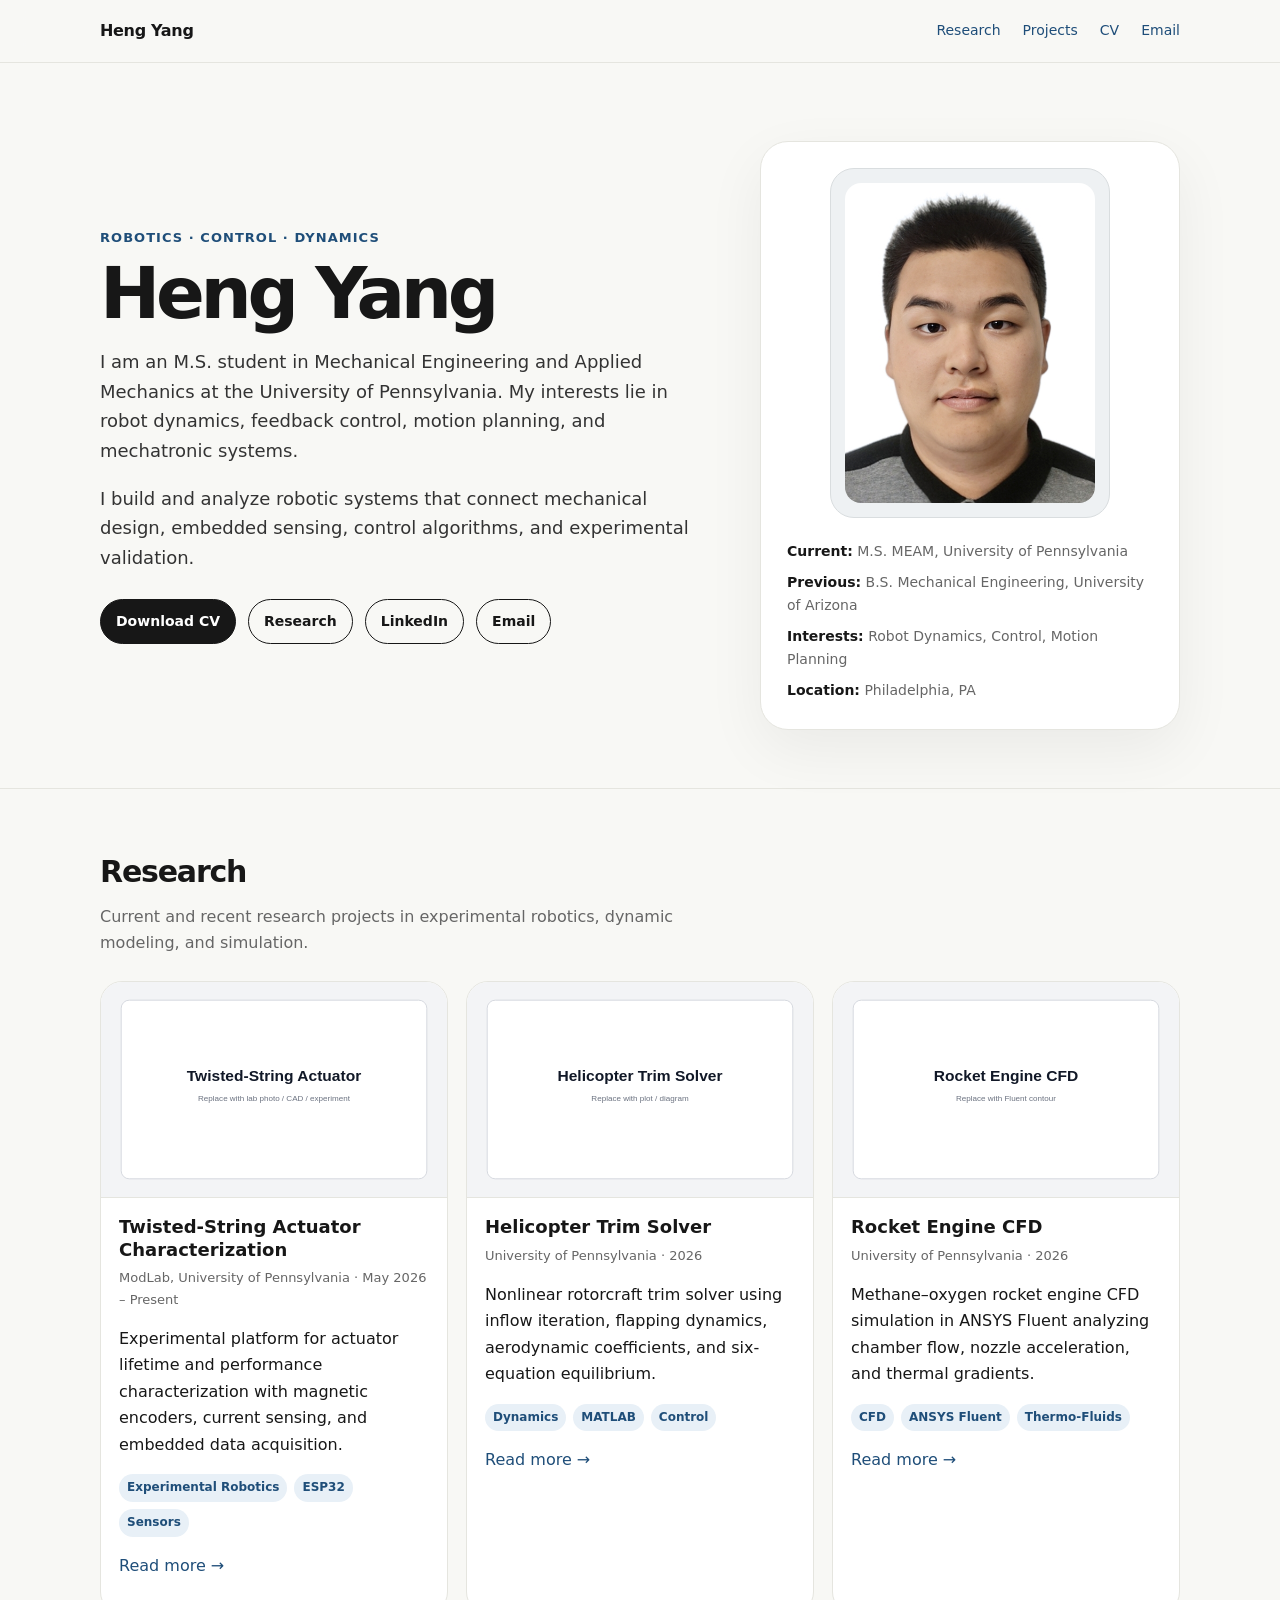
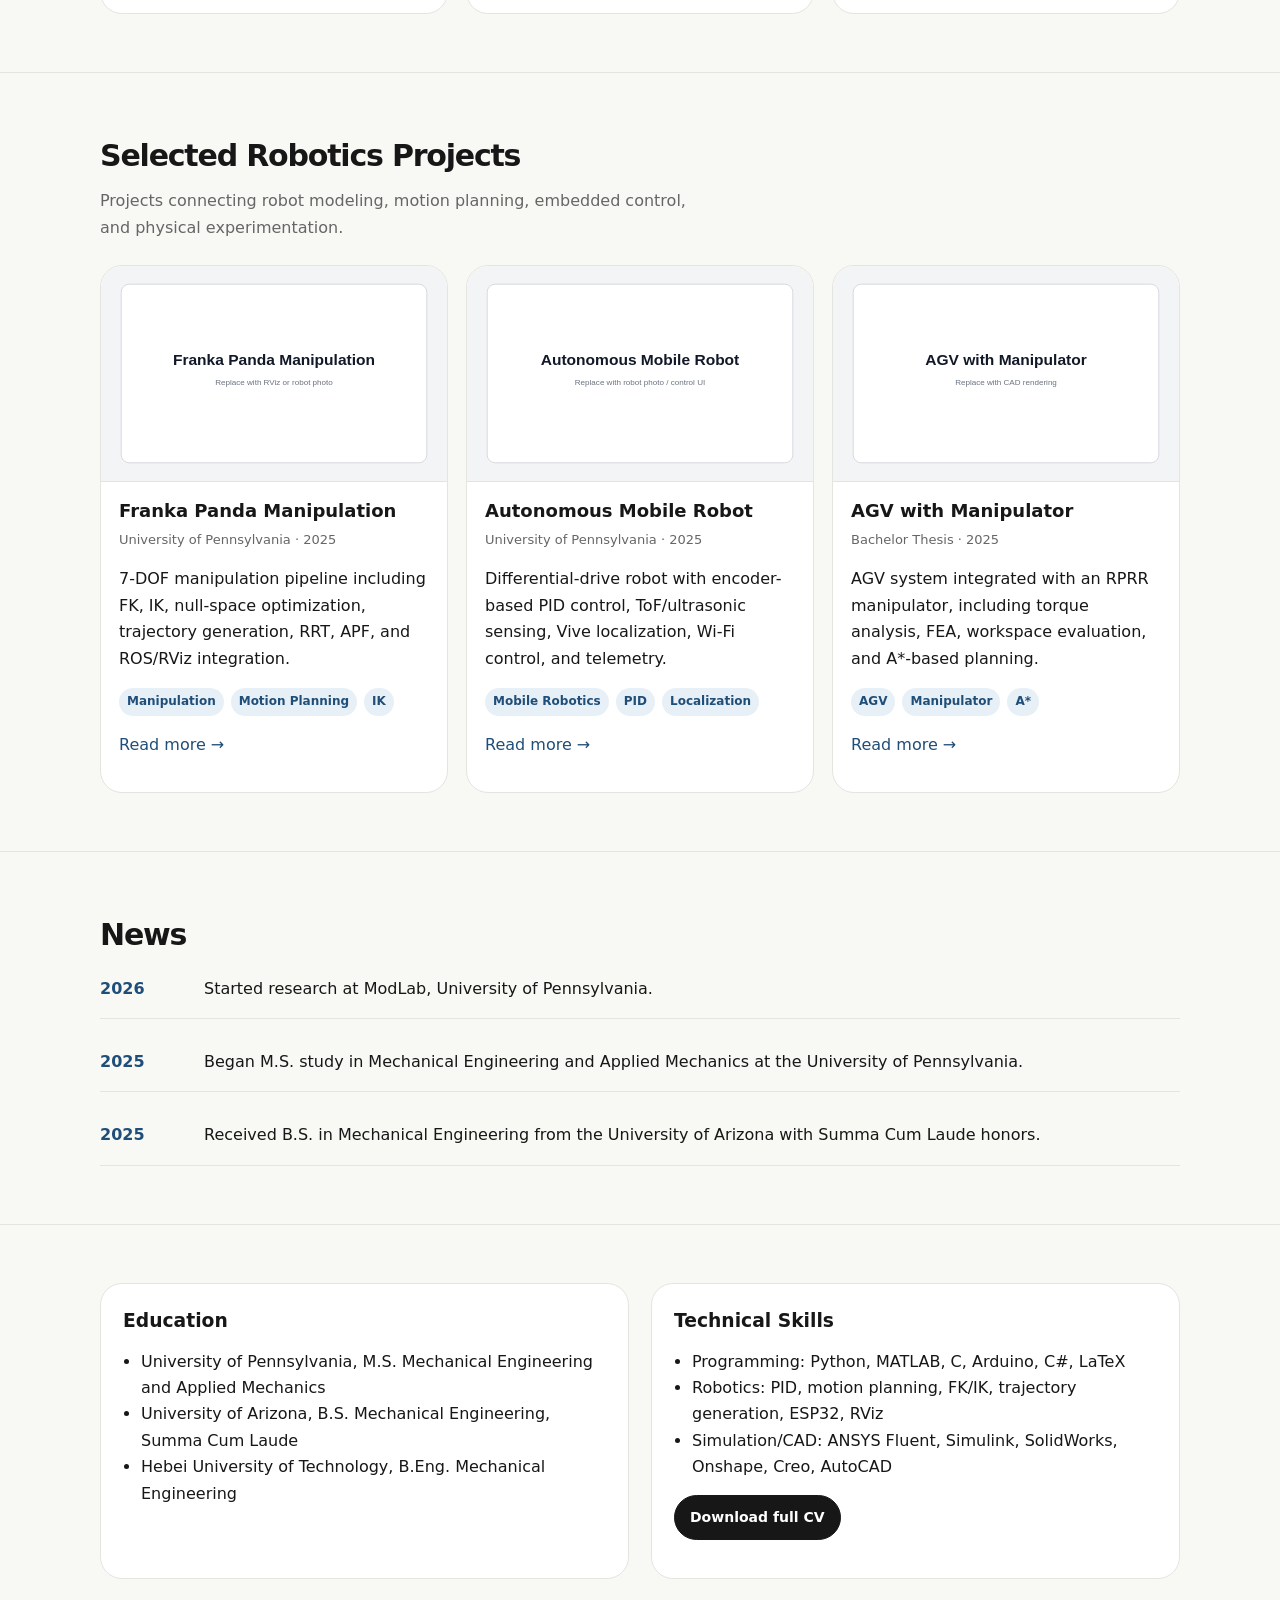
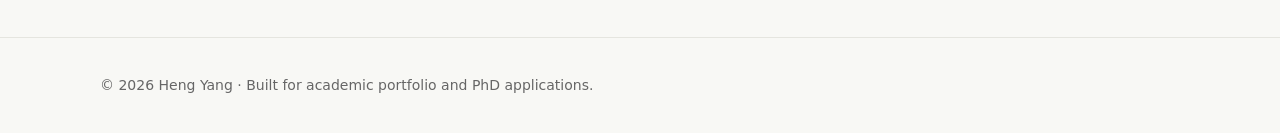
<file: index.html>
<!DOCTYPE html>
<html lang="en">
<head>
  <meta charset="UTF-8" />
  <meta name="viewport" content="width=device-width, initial-scale=1.0" />
  <title>Heng Yang</title>
  <meta name="description" content="Heng Yang — M.S. student at the University of Pennsylvania interested in robot dynamics, feedback control, motion planning, and robotic systems." />
  <link rel="stylesheet" href="style.css" />
</head>
<body>
  <nav class="nav">
    <div class="container nav-inner">
      <a class="brand" href="index.html">Heng Yang</a>
      <div class="nav-links">
        <a href="#research">Research</a>
        <a href="#projects">Projects</a>
        <a href="#cv">CV</a>
        <a href="mailto:yangh94@seas.upenn.edu">Email</a>
      </div>
    </div>
  </nav>

  <header class="hero">
    <div class="container hero-grid">
      <div>
        <div class="eyebrow">Robotics · Control · Dynamics</div>
        <h1>Heng Yang</h1>
        <p>
          I am an M.S. student in Mechanical Engineering and Applied Mechanics at the University of Pennsylvania.
          My interests lie in robot dynamics, feedback control, motion planning, and mechatronic systems.
        </p>
        <p>
          I build and analyze robotic systems that connect mechanical design, embedded sensing, control algorithms,
          and experimental validation.
        </p>
        <div class="button-row">
          <a class="button primary" href="assets/CV_HY.pdf">Download CV</a>
          <a class="button" href="#research">Research</a>
          <a class="button" href="https://www.linkedin.com/in/heng-yang0014">LinkedIn</a>
          <a class="button" href="mailto:yangh94@seas.upenn.edu">Email</a>
        </div>
      </div>

      <aside class="profile-card">
        <div class="portrait-frame">
          <img src="assets/profile.jpg" alt="Heng Yang" onerror="this.onerror=null; this.src='assets/profile-placeholder.svg';">
        </div>
        <div class="info-list">
          <div><strong>Current:</strong> M.S. MEAM, University of Pennsylvania</div>
          <div><strong>Previous:</strong> B.S. Mechanical Engineering, University of Arizona</div>
          <div><strong>Interests:</strong> Robot Dynamics, Control, Motion Planning</div>
          <div><strong>Location:</strong> Philadelphia, PA</div>
        </div>
      </aside>
    </div>
  </header>

  <main>
    <section class="section" id="research">
      <div class="container">
        <div class="section-head">
          <div>
            <h2>Research</h2>
            <p class="section-kicker">Current and recent research projects in experimental robotics, dynamic modeling, and simulation.</p>
          </div>
        </div>

        <div class="grid">
          <article class="card">
            <img src="assets/tsa.svg" alt="Twisted-string actuator project placeholder" />
            <div class="card-body">
              <h3>Twisted-String Actuator Characterization</h3>
              <p class="meta">ModLab, University of Pennsylvania · May 2026 – Present</p>
              <p>Experimental platform for actuator lifetime and performance characterization with magnetic encoders, current sensing, and embedded data acquisition.</p>
              <div class="tags">
                <span class="tag">Experimental Robotics</span><span class="tag">ESP32</span><span class="tag">Sensors</span>
              </div>
              <p><a href="projects/twisted-string-actuator.html">Read more →</a></p>
            </div>
          </article>

          <article class="card">
            <img src="assets/helicopter.svg" alt="Helicopter trim solver placeholder" />
            <div class="card-body">
              <h3>Helicopter Trim Solver</h3>
              <p class="meta">University of Pennsylvania · 2026</p>
              <p>Nonlinear rotorcraft trim solver using inflow iteration, flapping dynamics, aerodynamic coefficients, and six-equation equilibrium.</p>
              <div class="tags">
                <span class="tag">Dynamics</span><span class="tag">MATLAB</span><span class="tag">Control</span>
              </div>
              <p><a href="projects/helicopter-trim.html">Read more →</a></p>
            </div>
          </article>

          <article class="card">
            <img src="assets/rocket.svg" alt="Rocket CFD placeholder" />
            <div class="card-body">
              <h3>Rocket Engine CFD</h3>
              <p class="meta">University of Pennsylvania · 2026</p>
              <p>Methane–oxygen rocket engine CFD simulation in ANSYS Fluent analyzing chamber flow, nozzle acceleration, and thermal gradients.</p>
              <div class="tags">
                <span class="tag">CFD</span><span class="tag">ANSYS Fluent</span><span class="tag">Thermo-Fluids</span>
              </div>
              <p><a href="projects/rocket-cfd.html">Read more →</a></p>
            </div>
          </article>
        </div>
      </div>
    </section>

    <section class="section" id="projects">
      <div class="container">
        <div class="section-head">
          <div>
            <h2>Selected Robotics Projects</h2>
            <p class="section-kicker">Projects connecting robot modeling, motion planning, embedded control, and physical experimentation.</p>
          </div>
        </div>

        <div class="grid">
          <article class="card">
            <img src="assets/panda.svg" alt="Franka Panda placeholder" />
            <div class="card-body">
              <h3>Franka Panda Manipulation</h3>
              <p class="meta">University of Pennsylvania · 2025</p>
              <p>7-DOF manipulation pipeline including FK, IK, null-space optimization, trajectory generation, RRT, APF, and ROS/RViz integration.</p>
              <div class="tags">
                <span class="tag">Manipulation</span><span class="tag">Motion Planning</span><span class="tag">IK</span>
              </div>
              <p><a href="projects/franka-panda.html">Read more →</a></p>
            </div>
          </article>

          <article class="card">
            <img src="assets/mobile_robot.svg" alt="Mobile robot placeholder" />
            <div class="card-body">
              <h3>Autonomous Mobile Robot</h3>
              <p class="meta">University of Pennsylvania · 2025</p>
              <p>Differential-drive robot with encoder-based PID control, ToF/ultrasonic sensing, Vive localization, Wi-Fi control, and telemetry.</p>
              <div class="tags">
                <span class="tag">Mobile Robotics</span><span class="tag">PID</span><span class="tag">Localization</span>
              </div>
              <p><a href="projects/mobile-robot.html">Read more →</a></p>
            </div>
          </article>

          <article class="card">
            <img src="assets/agv.svg" alt="AGV project placeholder" />
            <div class="card-body">
              <h3>AGV with Manipulator</h3>
              <p class="meta">Bachelor Thesis · 2025</p>
              <p>AGV system integrated with an RPRR manipulator, including torque analysis, FEA, workspace evaluation, and A*-based planning.</p>
              <div class="tags">
                <span class="tag">AGV</span><span class="tag">Manipulator</span><span class="tag">A*</span>
              </div>
              <p><a href="projects/agv-manipulator.html">Read more →</a></p>
            </div>
          </article>
        </div>
      </div>
    </section>

    <section class="section" id="news">
      <div class="container">
        <h2>News</h2>
        <div class="timeline">
          <div class="news-item">
            <div class="news-date">2026</div>
            <div>Started research at ModLab, University of Pennsylvania.</div>
          </div>
          <div class="news-item">
            <div class="news-date">2025</div>
            <div>Began M.S. study in Mechanical Engineering and Applied Mechanics at the University of Pennsylvania.</div>
          </div>
          <div class="news-item">
            <div class="news-date">2025</div>
            <div>Received B.S. in Mechanical Engineering from the University of Arizona with Summa Cum Laude honors.</div>
          </div>
        </div>
      </div>
    </section>

    <section class="section" id="cv">
      <div class="container two-col">
        <div class="panel">
          <h3>Education</h3>
          <ul class="clean">
            <li>University of Pennsylvania, M.S. Mechanical Engineering and Applied Mechanics</li>
            <li>University of Arizona, B.S. Mechanical Engineering, Summa Cum Laude</li>
            <li>Hebei University of Technology, B.Eng. Mechanical Engineering</li>
          </ul>
        </div>
        <div class="panel">
          <h3>Technical Skills</h3>
          <ul class="clean">
            <li>Programming: Python, MATLAB, C, Arduino, C#, LaTeX</li>
            <li>Robotics: PID, motion planning, FK/IK, trajectory generation, ESP32, RViz</li>
            <li>Simulation/CAD: ANSYS Fluent, Simulink, SolidWorks, Onshape, Creo, AutoCAD</li>
          </ul>
          <p style="margin-top:14px;"><a class="button primary" href="assets/CV_HY.pdf">Download full CV</a></p>
        </div>
      </div>
    </section>
  </main>

  <footer class="footer">
    <div class="container">© 2026 Heng Yang · Built for academic portfolio and PhD applications.</div>
  </footer>
</body>
</html>
</file>
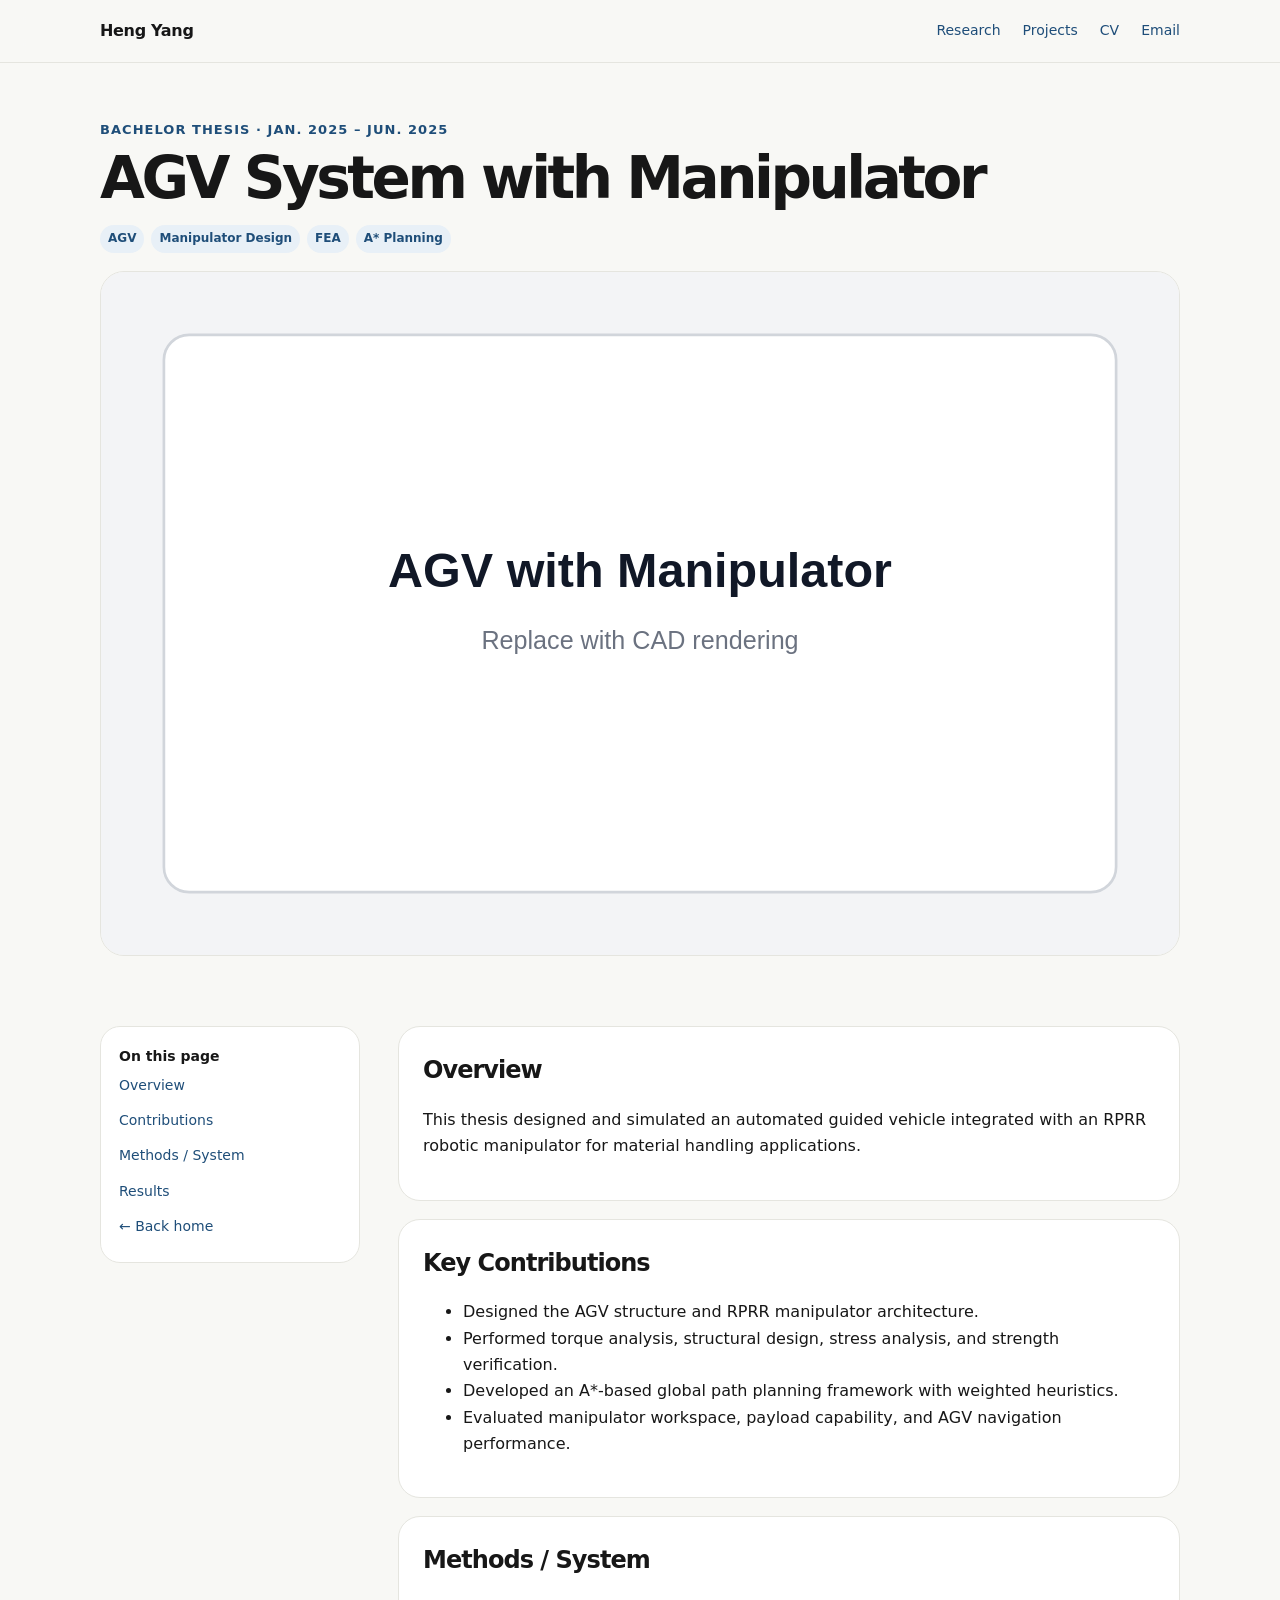
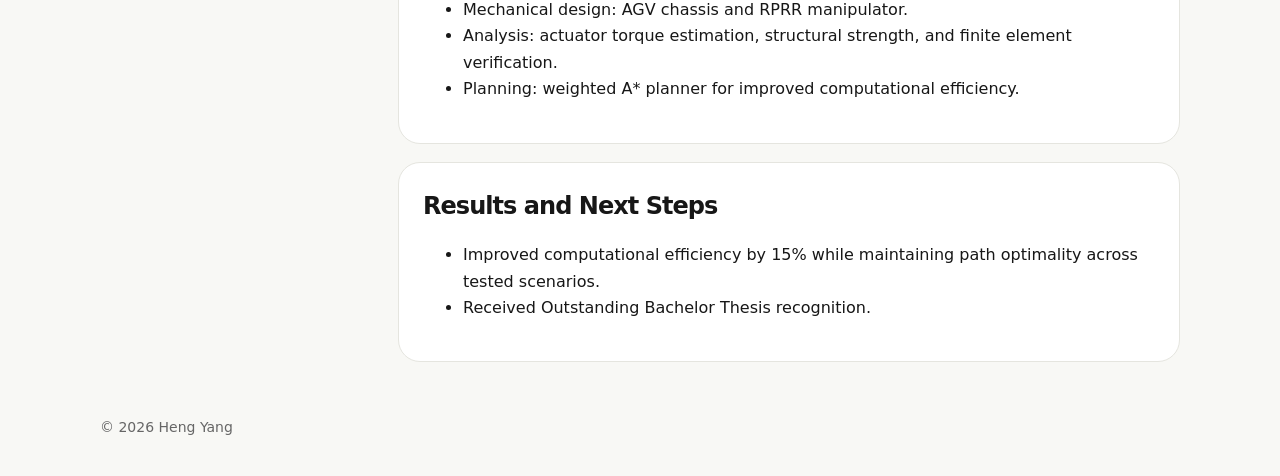
<file: projects/agv-manipulator.html>
<!DOCTYPE html>
<html lang="en">
<head>
  <meta charset="UTF-8" />
  <meta name="viewport" content="width=device-width, initial-scale=1.0" />
  <title>AGV System with Manipulator | Heng Yang</title>
  <link rel="stylesheet" href="../style.css" />
</head>
<body>
  <nav class="nav">
    <div class="container nav-inner">
      <a class="brand" href="../index.html">Heng Yang</a>
      <div class="nav-links">
        <a href="../index.html#research">Research</a>
        <a href="../index.html#projects">Projects</a>
        <a href="../assets/CV_HY.pdf">CV</a>
        <a href="mailto:yangh94@seas.upenn.edu">Email</a>
      </div>
    </div>
  </nav>

  <header class="project-hero">
    <div class="container">
      <div class="eyebrow">Bachelor Thesis · Jan. 2025 – Jun. 2025</div>
      <h1 class="project-title">AGV System with Manipulator</h1>
      <div class="tags"><span class="tag">AGV</span><span class="tag">Manipulator Design</span><span class="tag">FEA</span><span class="tag">A* Planning</span></div>
      <img class="project-img" src="../assets/agv.svg" alt="AGV System with Manipulator image placeholder" />
    </div>
  </header>

  <main class="container project-layout">
    <aside class="sidebar">
      <strong>On this page</strong>
      <a href="#overview">Overview</a>
      <a href="#contributions">Contributions</a>
      <a href="#methods">Methods / System</a>
      <a href="#results">Results</a>
      <a href="../index.html">← Back home</a>
    </aside>

    <div>
      <section class="content-section" id="overview">
        <h2>Overview</h2>
        <p>This thesis designed and simulated an automated guided vehicle integrated with an RPRR robotic manipulator for material handling applications.</p>
      </section>

      <section class="content-section" id="contributions">
        <h2>Key Contributions</h2>
        <ul><li>Designed the AGV structure and RPRR manipulator architecture.</li>
<li>Performed torque analysis, structural design, stress analysis, and strength verification.</li>
<li>Developed an A*-based global path planning framework with weighted heuristics.</li>
<li>Evaluated manipulator workspace, payload capability, and AGV navigation performance.</li></ul>
      </section>

      <section class="content-section" id="methods">
        <h2>Methods / System</h2>
        <ul><li>Mechanical design: AGV chassis and RPRR manipulator.</li>
<li>Analysis: actuator torque estimation, structural strength, and finite element verification.</li>
<li>Planning: weighted A* planner for improved computational efficiency.</li></ul>
      </section>

      <section class="content-section" id="results">
        <h2>Results and Next Steps</h2>
        <ul><li>Improved computational efficiency by 15% while maintaining path optimality across tested scenarios.</li>
<li>Received Outstanding Bachelor Thesis recognition.</li></ul>
      </section>
    </div>
  </main>

  <footer class="footer">
    <div class="container">© 2026 Heng Yang</div>
  </footer>
</body>
</html>
</file>
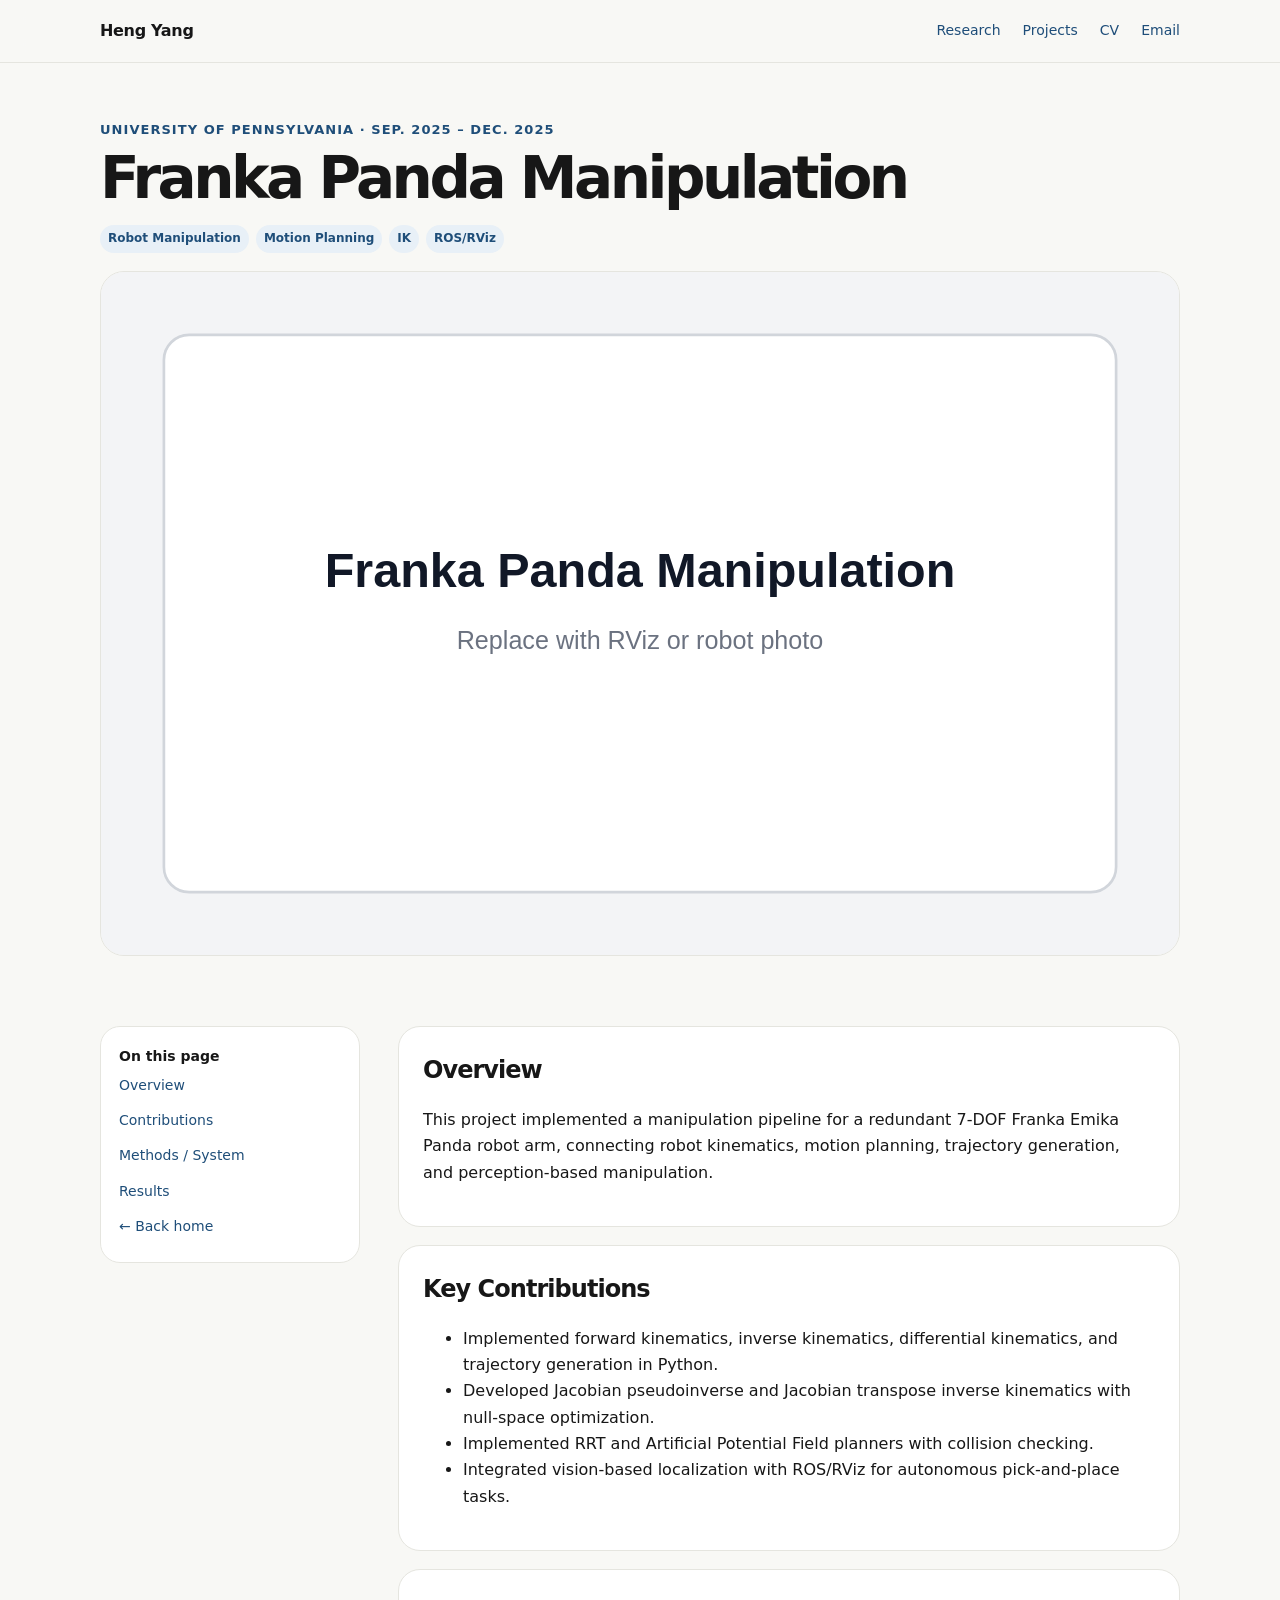
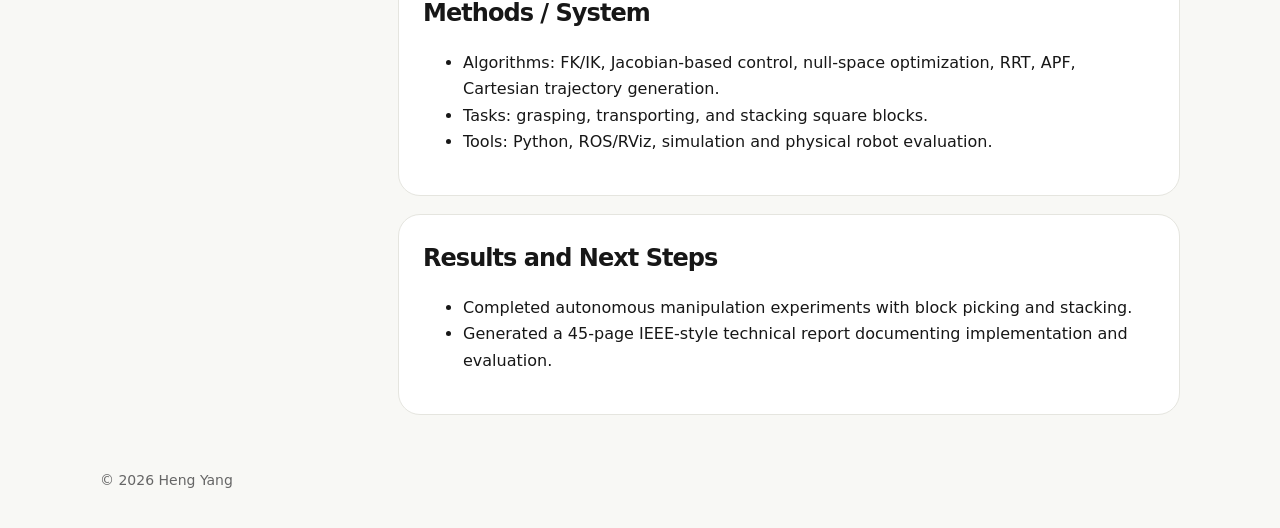
<file: projects/franka-panda.html>
<!DOCTYPE html>
<html lang="en">
<head>
  <meta charset="UTF-8" />
  <meta name="viewport" content="width=device-width, initial-scale=1.0" />
  <title>Franka Panda Manipulation | Heng Yang</title>
  <link rel="stylesheet" href="../style.css" />
</head>
<body>
  <nav class="nav">
    <div class="container nav-inner">
      <a class="brand" href="../index.html">Heng Yang</a>
      <div class="nav-links">
        <a href="../index.html#research">Research</a>
        <a href="../index.html#projects">Projects</a>
        <a href="../assets/CV_HY.pdf">CV</a>
        <a href="mailto:yangh94@seas.upenn.edu">Email</a>
      </div>
    </div>
  </nav>

  <header class="project-hero">
    <div class="container">
      <div class="eyebrow">University of Pennsylvania · Sep. 2025 – Dec. 2025</div>
      <h1 class="project-title">Franka Panda Manipulation</h1>
      <div class="tags"><span class="tag">Robot Manipulation</span><span class="tag">Motion Planning</span><span class="tag">IK</span><span class="tag">ROS/RViz</span></div>
      <img class="project-img" src="../assets/panda.svg" alt="Franka Panda Manipulation image placeholder" />
    </div>
  </header>

  <main class="container project-layout">
    <aside class="sidebar">
      <strong>On this page</strong>
      <a href="#overview">Overview</a>
      <a href="#contributions">Contributions</a>
      <a href="#methods">Methods / System</a>
      <a href="#results">Results</a>
      <a href="../index.html">← Back home</a>
    </aside>

    <div>
      <section class="content-section" id="overview">
        <h2>Overview</h2>
        <p>This project implemented a manipulation pipeline for a redundant 7-DOF Franka Emika Panda robot arm, connecting robot kinematics, motion planning, trajectory generation, and perception-based manipulation.</p>
      </section>

      <section class="content-section" id="contributions">
        <h2>Key Contributions</h2>
        <ul><li>Implemented forward kinematics, inverse kinematics, differential kinematics, and trajectory generation in Python.</li>
<li>Developed Jacobian pseudoinverse and Jacobian transpose inverse kinematics with null-space optimization.</li>
<li>Implemented RRT and Artificial Potential Field planners with collision checking.</li>
<li>Integrated vision-based localization with ROS/RViz for autonomous pick-and-place tasks.</li></ul>
      </section>

      <section class="content-section" id="methods">
        <h2>Methods / System</h2>
        <ul><li>Algorithms: FK/IK, Jacobian-based control, null-space optimization, RRT, APF, Cartesian trajectory generation.</li>
<li>Tasks: grasping, transporting, and stacking square blocks.</li>
<li>Tools: Python, ROS/RViz, simulation and physical robot evaluation.</li></ul>
      </section>

      <section class="content-section" id="results">
        <h2>Results and Next Steps</h2>
        <ul><li>Completed autonomous manipulation experiments with block picking and stacking.</li>
<li>Generated a 45-page IEEE-style technical report documenting implementation and evaluation.</li></ul>
      </section>
    </div>
  </main>

  <footer class="footer">
    <div class="container">© 2026 Heng Yang</div>
  </footer>
</body>
</html>
</file>
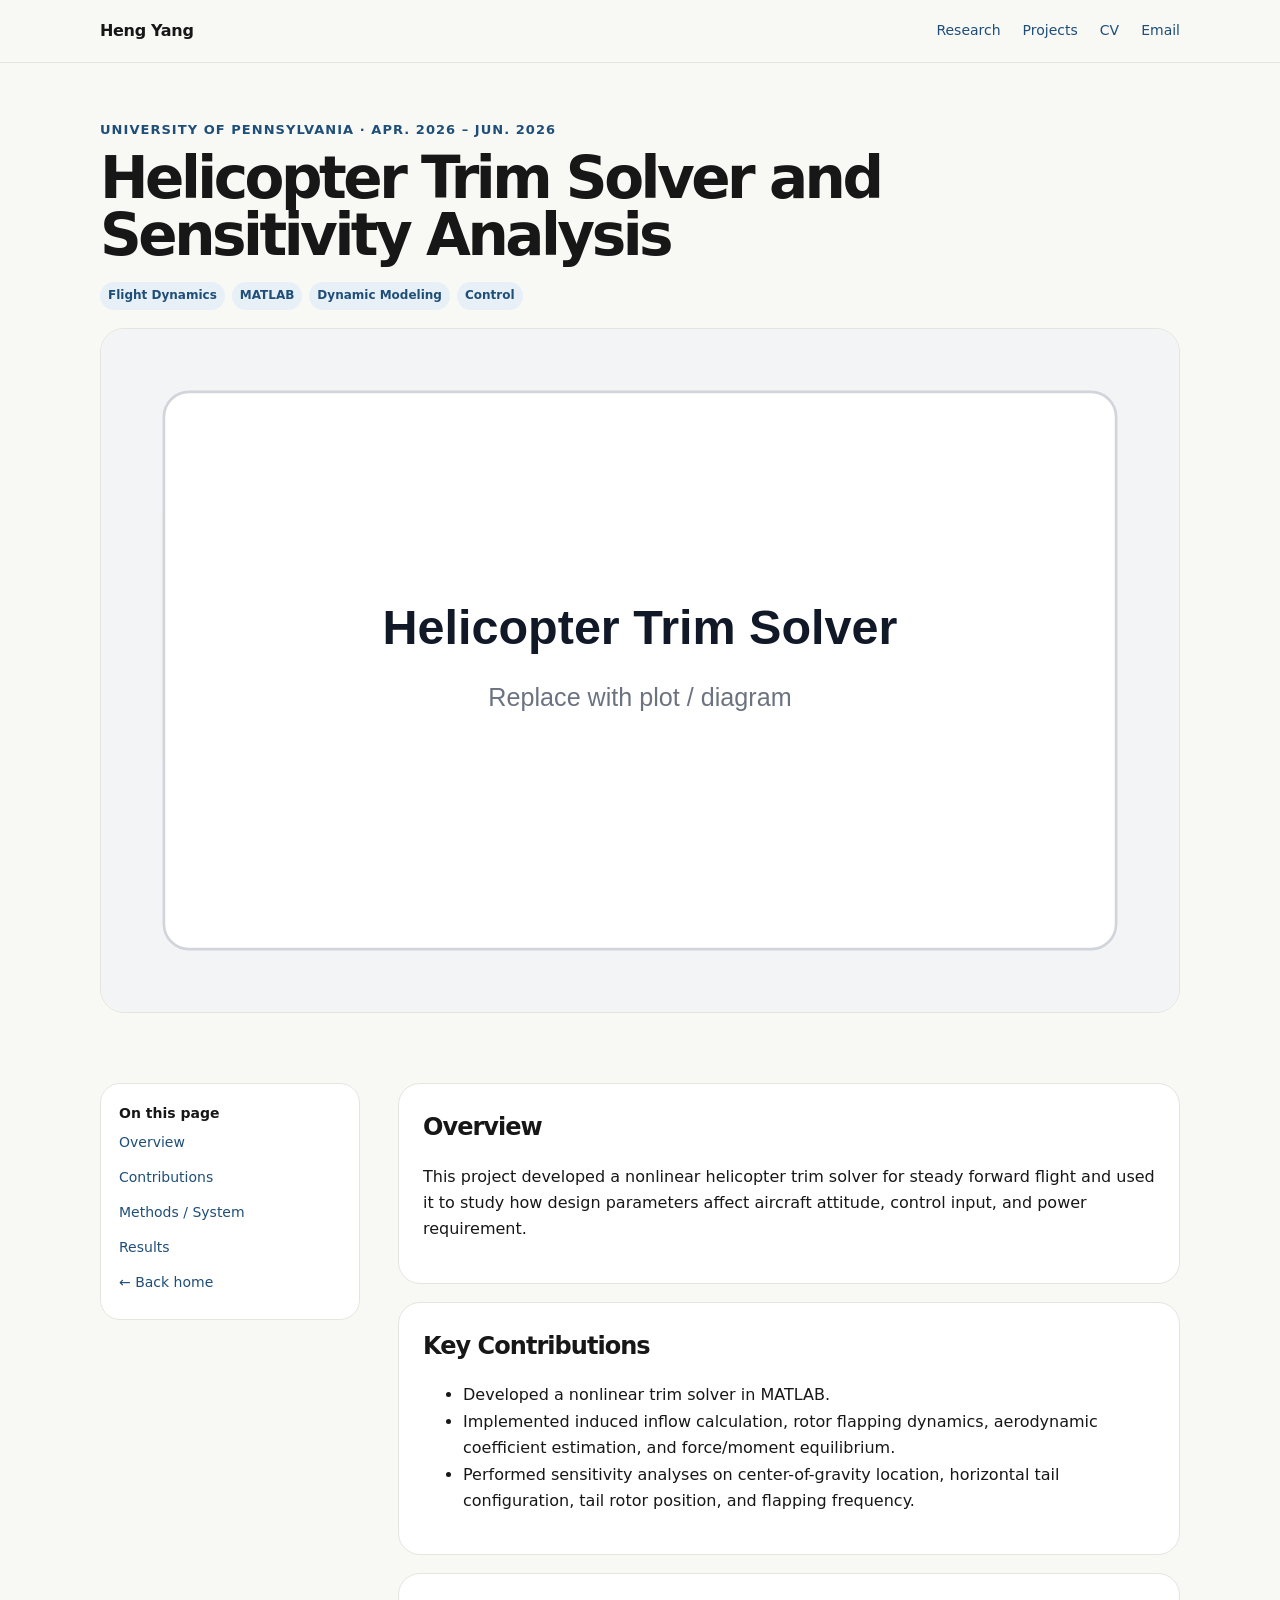
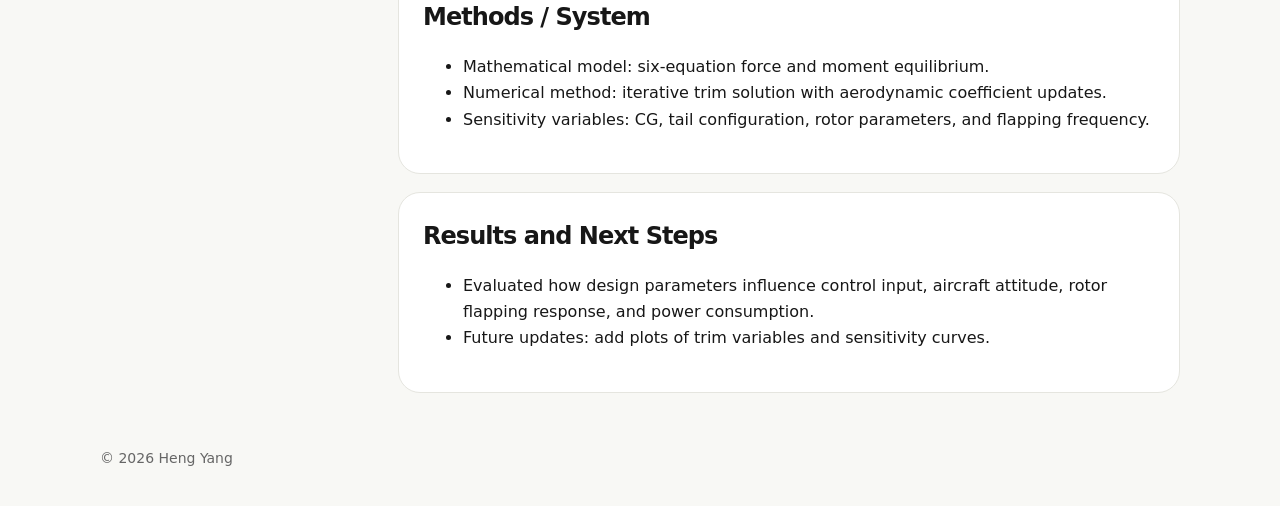
<file: projects/helicopter-trim.html>
<!DOCTYPE html>
<html lang="en">
<head>
  <meta charset="UTF-8" />
  <meta name="viewport" content="width=device-width, initial-scale=1.0" />
  <title>Helicopter Trim Solver and Sensitivity Analysis | Heng Yang</title>
  <link rel="stylesheet" href="../style.css" />
</head>
<body>
  <nav class="nav">
    <div class="container nav-inner">
      <a class="brand" href="../index.html">Heng Yang</a>
      <div class="nav-links">
        <a href="../index.html#research">Research</a>
        <a href="../index.html#projects">Projects</a>
        <a href="../assets/CV_HY.pdf">CV</a>
        <a href="mailto:yangh94@seas.upenn.edu">Email</a>
      </div>
    </div>
  </nav>

  <header class="project-hero">
    <div class="container">
      <div class="eyebrow">University of Pennsylvania · Apr. 2026 – Jun. 2026</div>
      <h1 class="project-title">Helicopter Trim Solver and Sensitivity Analysis</h1>
      <div class="tags"><span class="tag">Flight Dynamics</span><span class="tag">MATLAB</span><span class="tag">Dynamic Modeling</span><span class="tag">Control</span></div>
      <img class="project-img" src="../assets/helicopter.svg" alt="Helicopter Trim Solver and Sensitivity Analysis image placeholder" />
    </div>
  </header>

  <main class="container project-layout">
    <aside class="sidebar">
      <strong>On this page</strong>
      <a href="#overview">Overview</a>
      <a href="#contributions">Contributions</a>
      <a href="#methods">Methods / System</a>
      <a href="#results">Results</a>
      <a href="../index.html">← Back home</a>
    </aside>

    <div>
      <section class="content-section" id="overview">
        <h2>Overview</h2>
        <p>This project developed a nonlinear helicopter trim solver for steady forward flight and used it to study how design parameters affect aircraft attitude, control input, and power requirement.</p>
      </section>

      <section class="content-section" id="contributions">
        <h2>Key Contributions</h2>
        <ul><li>Developed a nonlinear trim solver in MATLAB.</li>
<li>Implemented induced inflow calculation, rotor flapping dynamics, aerodynamic coefficient estimation, and force/moment equilibrium.</li>
<li>Performed sensitivity analyses on center-of-gravity location, horizontal tail configuration, tail rotor position, and flapping frequency.</li></ul>
      </section>

      <section class="content-section" id="methods">
        <h2>Methods / System</h2>
        <ul><li>Mathematical model: six-equation force and moment equilibrium.</li>
<li>Numerical method: iterative trim solution with aerodynamic coefficient updates.</li>
<li>Sensitivity variables: CG, tail configuration, rotor parameters, and flapping frequency.</li></ul>
      </section>

      <section class="content-section" id="results">
        <h2>Results and Next Steps</h2>
        <ul><li>Evaluated how design parameters influence control input, aircraft attitude, rotor flapping response, and power consumption.</li>
<li>Future updates: add plots of trim variables and sensitivity curves.</li></ul>
      </section>
    </div>
  </main>

  <footer class="footer">
    <div class="container">© 2026 Heng Yang</div>
  </footer>
</body>
</html>
</file>
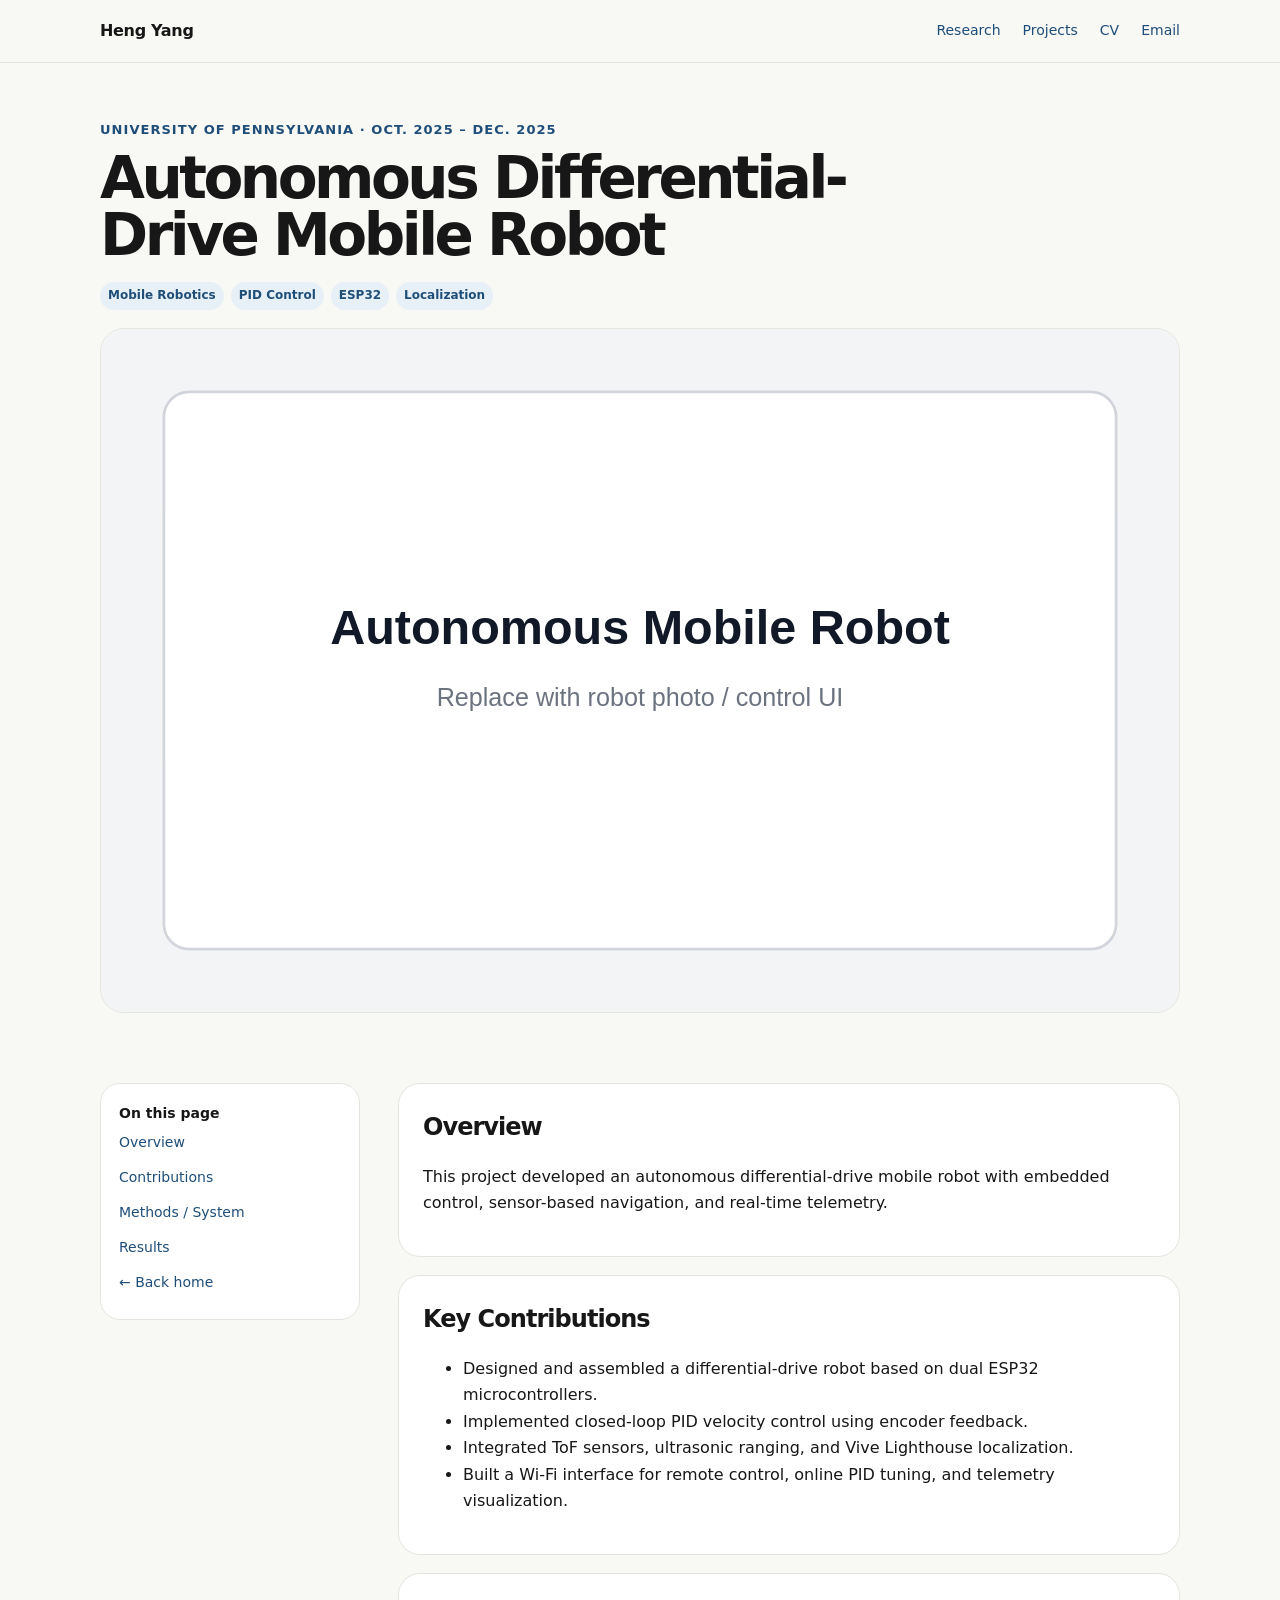
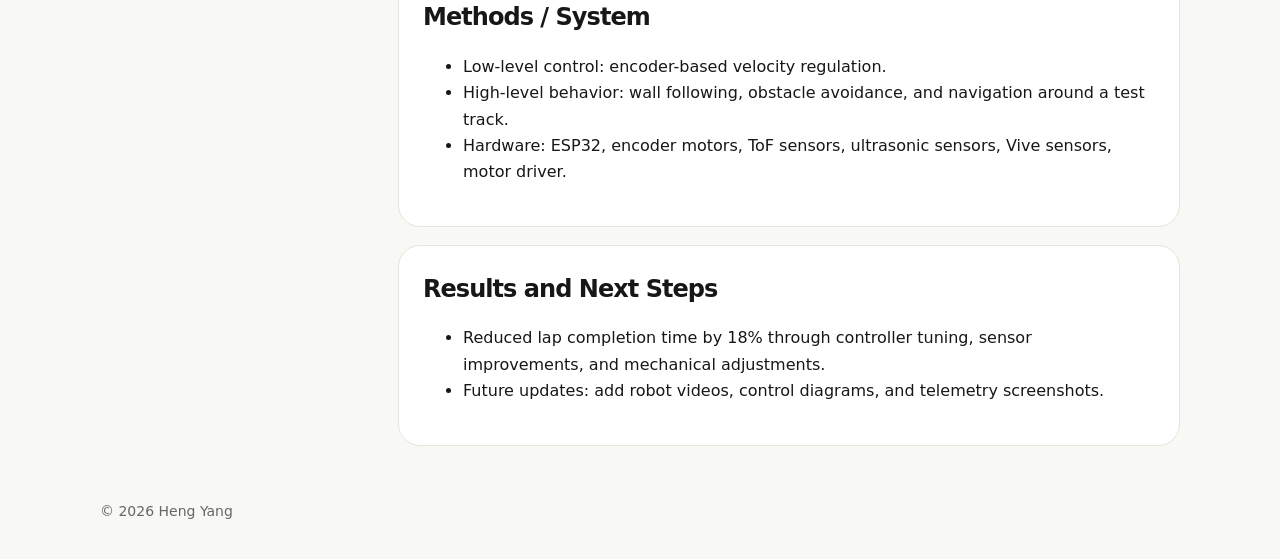
<file: projects/mobile-robot.html>
<!DOCTYPE html>
<html lang="en">
<head>
  <meta charset="UTF-8" />
  <meta name="viewport" content="width=device-width, initial-scale=1.0" />
  <title>Autonomous Differential-Drive Mobile Robot | Heng Yang</title>
  <link rel="stylesheet" href="../style.css" />
</head>
<body>
  <nav class="nav">
    <div class="container nav-inner">
      <a class="brand" href="../index.html">Heng Yang</a>
      <div class="nav-links">
        <a href="../index.html#research">Research</a>
        <a href="../index.html#projects">Projects</a>
        <a href="../assets/CV_HY.pdf">CV</a>
        <a href="mailto:yangh94@seas.upenn.edu">Email</a>
      </div>
    </div>
  </nav>

  <header class="project-hero">
    <div class="container">
      <div class="eyebrow">University of Pennsylvania · Oct. 2025 – Dec. 2025</div>
      <h1 class="project-title">Autonomous Differential-Drive Mobile Robot</h1>
      <div class="tags"><span class="tag">Mobile Robotics</span><span class="tag">PID Control</span><span class="tag">ESP32</span><span class="tag">Localization</span></div>
      <img class="project-img" src="../assets/mobile_robot.svg" alt="Autonomous Differential-Drive Mobile Robot image placeholder" />
    </div>
  </header>

  <main class="container project-layout">
    <aside class="sidebar">
      <strong>On this page</strong>
      <a href="#overview">Overview</a>
      <a href="#contributions">Contributions</a>
      <a href="#methods">Methods / System</a>
      <a href="#results">Results</a>
      <a href="../index.html">← Back home</a>
    </aside>

    <div>
      <section class="content-section" id="overview">
        <h2>Overview</h2>
        <p>This project developed an autonomous differential-drive mobile robot with embedded control, sensor-based navigation, and real-time telemetry.</p>
      </section>

      <section class="content-section" id="contributions">
        <h2>Key Contributions</h2>
        <ul><li>Designed and assembled a differential-drive robot based on dual ESP32 microcontrollers.</li>
<li>Implemented closed-loop PID velocity control using encoder feedback.</li>
<li>Integrated ToF sensors, ultrasonic ranging, and Vive Lighthouse localization.</li>
<li>Built a Wi-Fi interface for remote control, online PID tuning, and telemetry visualization.</li></ul>
      </section>

      <section class="content-section" id="methods">
        <h2>Methods / System</h2>
        <ul><li>Low-level control: encoder-based velocity regulation.</li>
<li>High-level behavior: wall following, obstacle avoidance, and navigation around a test track.</li>
<li>Hardware: ESP32, encoder motors, ToF sensors, ultrasonic sensors, Vive sensors, motor driver.</li></ul>
      </section>

      <section class="content-section" id="results">
        <h2>Results and Next Steps</h2>
        <ul><li>Reduced lap completion time by 18% through controller tuning, sensor improvements, and mechanical adjustments.</li>
<li>Future updates: add robot videos, control diagrams, and telemetry screenshots.</li></ul>
      </section>
    </div>
  </main>

  <footer class="footer">
    <div class="container">© 2026 Heng Yang</div>
  </footer>
</body>
</html>
</file>
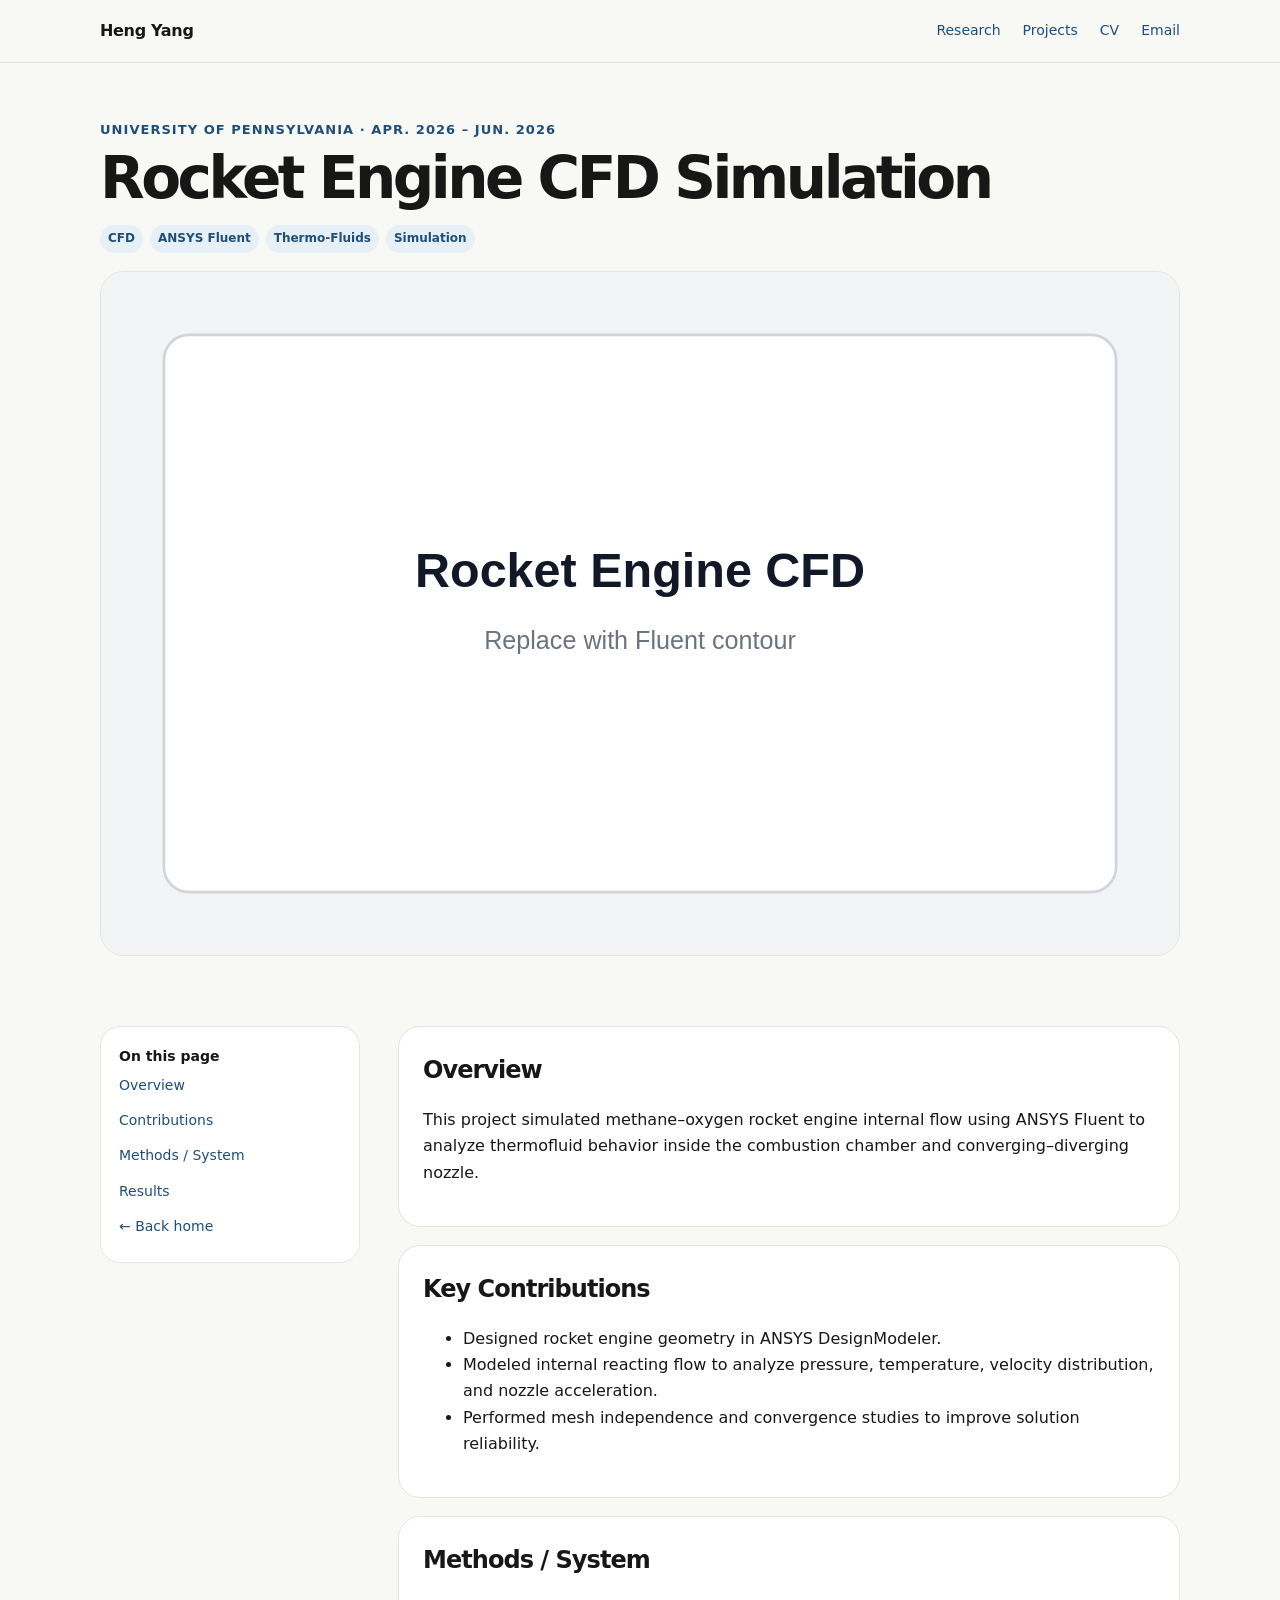
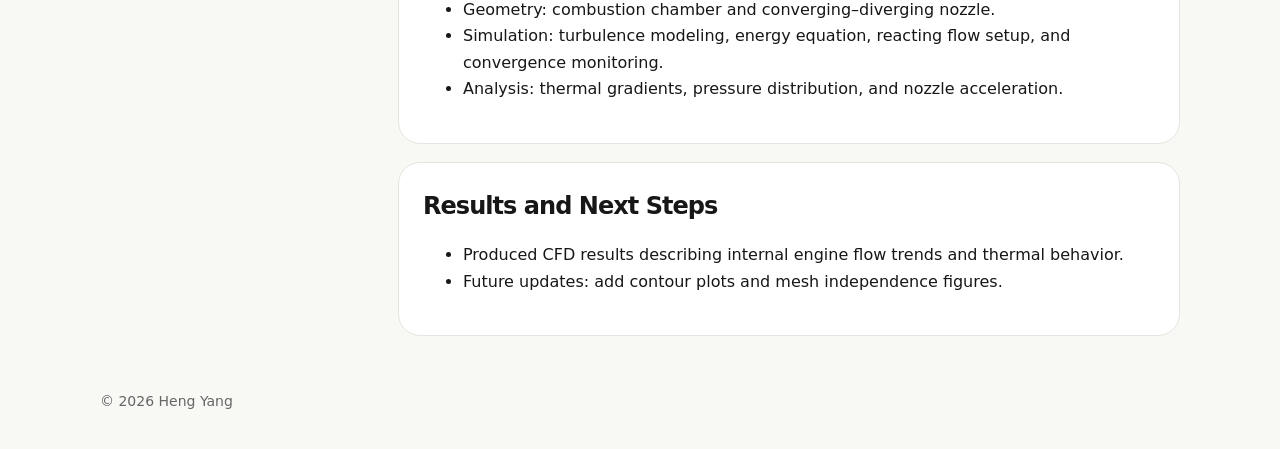
<file: projects/rocket-cfd.html>
<!DOCTYPE html>
<html lang="en">
<head>
  <meta charset="UTF-8" />
  <meta name="viewport" content="width=device-width, initial-scale=1.0" />
  <title>Rocket Engine CFD Simulation | Heng Yang</title>
  <link rel="stylesheet" href="../style.css" />
</head>
<body>
  <nav class="nav">
    <div class="container nav-inner">
      <a class="brand" href="../index.html">Heng Yang</a>
      <div class="nav-links">
        <a href="../index.html#research">Research</a>
        <a href="../index.html#projects">Projects</a>
        <a href="../assets/CV_HY.pdf">CV</a>
        <a href="mailto:yangh94@seas.upenn.edu">Email</a>
      </div>
    </div>
  </nav>

  <header class="project-hero">
    <div class="container">
      <div class="eyebrow">University of Pennsylvania · Apr. 2026 – Jun. 2026</div>
      <h1 class="project-title">Rocket Engine CFD Simulation</h1>
      <div class="tags"><span class="tag">CFD</span><span class="tag">ANSYS Fluent</span><span class="tag">Thermo-Fluids</span><span class="tag">Simulation</span></div>
      <img class="project-img" src="../assets/rocket.svg" alt="Rocket Engine CFD Simulation image placeholder" />
    </div>
  </header>

  <main class="container project-layout">
    <aside class="sidebar">
      <strong>On this page</strong>
      <a href="#overview">Overview</a>
      <a href="#contributions">Contributions</a>
      <a href="#methods">Methods / System</a>
      <a href="#results">Results</a>
      <a href="../index.html">← Back home</a>
    </aside>

    <div>
      <section class="content-section" id="overview">
        <h2>Overview</h2>
        <p>This project simulated methane–oxygen rocket engine internal flow using ANSYS Fluent to analyze thermofluid behavior inside the combustion chamber and converging–diverging nozzle.</p>
      </section>

      <section class="content-section" id="contributions">
        <h2>Key Contributions</h2>
        <ul><li>Designed rocket engine geometry in ANSYS DesignModeler.</li>
<li>Modeled internal reacting flow to analyze pressure, temperature, velocity distribution, and nozzle acceleration.</li>
<li>Performed mesh independence and convergence studies to improve solution reliability.</li></ul>
      </section>

      <section class="content-section" id="methods">
        <h2>Methods / System</h2>
        <ul><li>Geometry: combustion chamber and converging–diverging nozzle.</li>
<li>Simulation: turbulence modeling, energy equation, reacting flow setup, and convergence monitoring.</li>
<li>Analysis: thermal gradients, pressure distribution, and nozzle acceleration.</li></ul>
      </section>

      <section class="content-section" id="results">
        <h2>Results and Next Steps</h2>
        <ul><li>Produced CFD results describing internal engine flow trends and thermal behavior.</li>
<li>Future updates: add contour plots and mesh independence figures.</li></ul>
      </section>
    </div>
  </main>

  <footer class="footer">
    <div class="container">© 2026 Heng Yang</div>
  </footer>
</body>
</html>
</file>
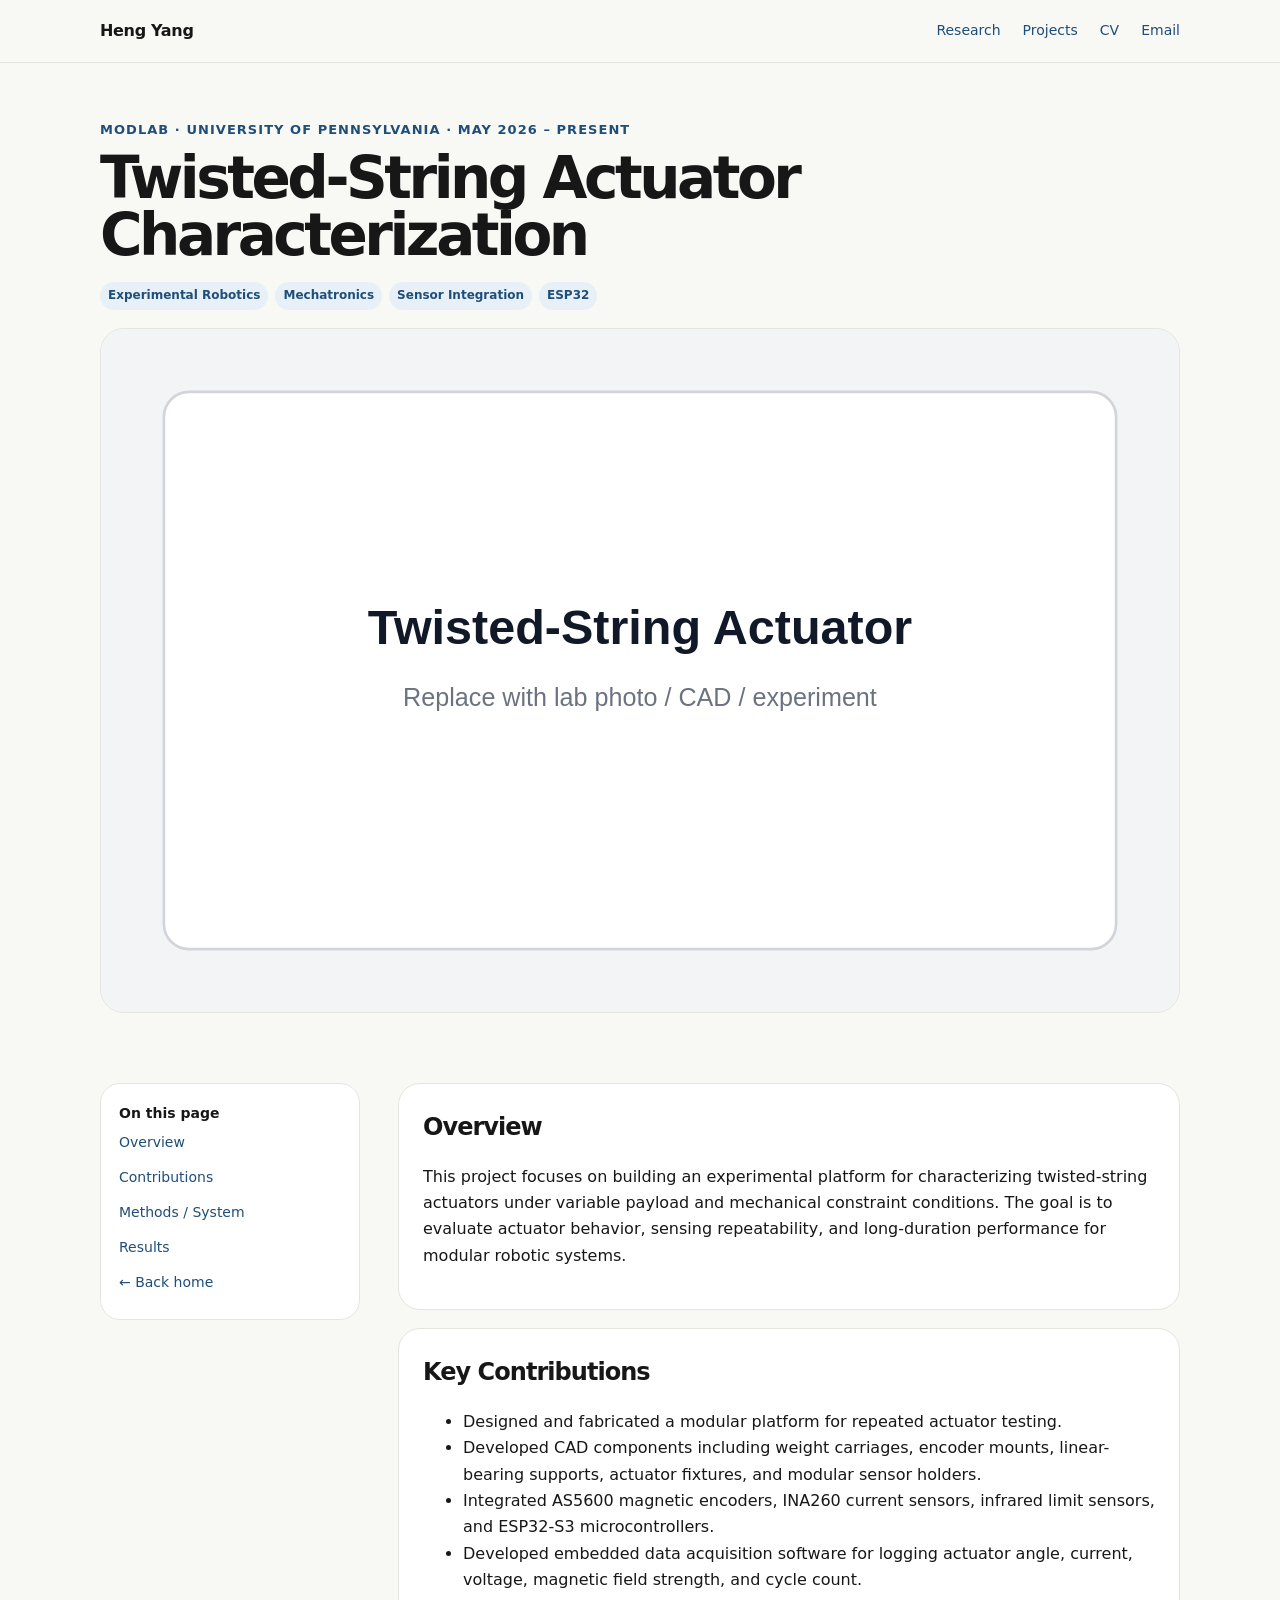
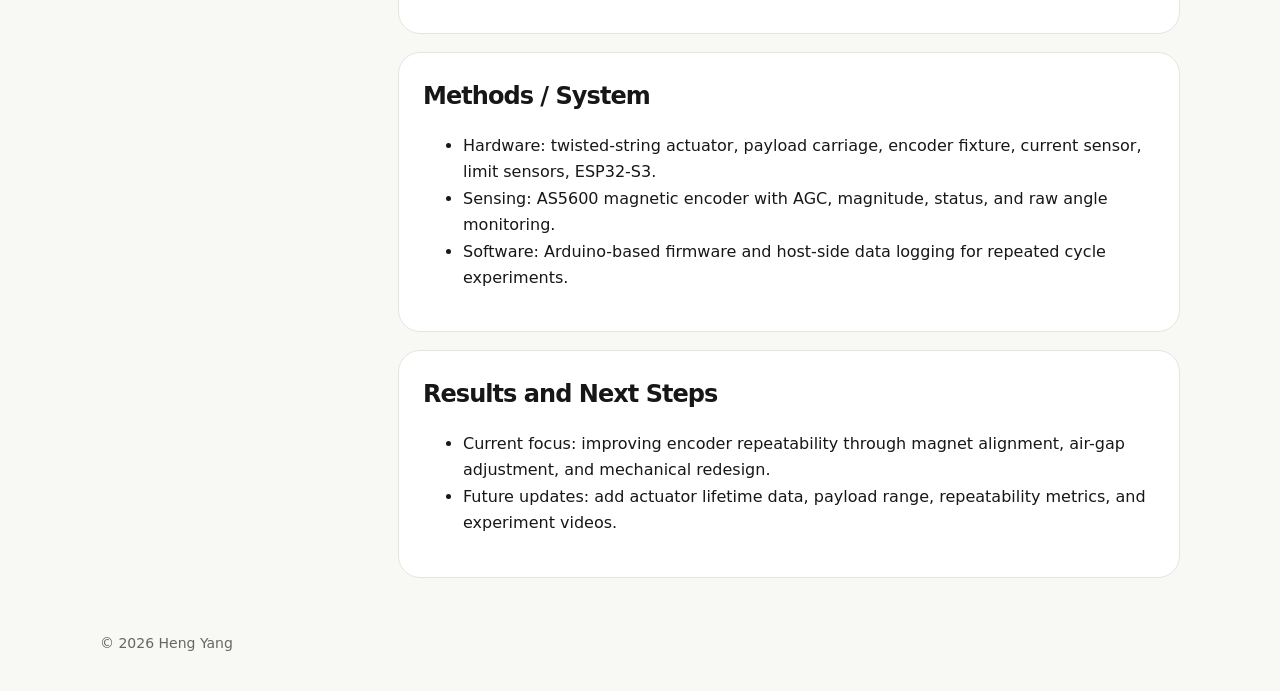
<file: projects/twisted-string-actuator.html>
<!DOCTYPE html>
<html lang="en">
<head>
  <meta charset="UTF-8" />
  <meta name="viewport" content="width=device-width, initial-scale=1.0" />
  <title>Twisted-String Actuator Characterization | Heng Yang</title>
  <link rel="stylesheet" href="../style.css" />
</head>
<body>
  <nav class="nav">
    <div class="container nav-inner">
      <a class="brand" href="../index.html">Heng Yang</a>
      <div class="nav-links">
        <a href="../index.html#research">Research</a>
        <a href="../index.html#projects">Projects</a>
        <a href="../assets/CV_HY.pdf">CV</a>
        <a href="mailto:yangh94@seas.upenn.edu">Email</a>
      </div>
    </div>
  </nav>

  <header class="project-hero">
    <div class="container">
      <div class="eyebrow">ModLab · University of Pennsylvania · May 2026 – Present</div>
      <h1 class="project-title">Twisted-String Actuator Characterization</h1>
      <div class="tags"><span class="tag">Experimental Robotics</span><span class="tag">Mechatronics</span><span class="tag">Sensor Integration</span><span class="tag">ESP32</span></div>
      <img class="project-img" src="../assets/tsa.svg" alt="Twisted-String Actuator Characterization image placeholder" />
    </div>
  </header>

  <main class="container project-layout">
    <aside class="sidebar">
      <strong>On this page</strong>
      <a href="#overview">Overview</a>
      <a href="#contributions">Contributions</a>
      <a href="#methods">Methods / System</a>
      <a href="#results">Results</a>
      <a href="../index.html">← Back home</a>
    </aside>

    <div>
      <section class="content-section" id="overview">
        <h2>Overview</h2>
        <p>This project focuses on building an experimental platform for characterizing twisted-string actuators under variable payload and mechanical constraint conditions. The goal is to evaluate actuator behavior, sensing repeatability, and long-duration performance for modular robotic systems.</p>
      </section>

      <section class="content-section" id="contributions">
        <h2>Key Contributions</h2>
        <ul><li>Designed and fabricated a modular platform for repeated actuator testing.</li>
<li>Developed CAD components including weight carriages, encoder mounts, linear-bearing supports, actuator fixtures, and modular sensor holders.</li>
<li>Integrated AS5600 magnetic encoders, INA260 current sensors, infrared limit sensors, and ESP32-S3 microcontrollers.</li>
<li>Developed embedded data acquisition software for logging actuator angle, current, voltage, magnetic field strength, and cycle count.</li></ul>
      </section>

      <section class="content-section" id="methods">
        <h2>Methods / System</h2>
        <ul><li>Hardware: twisted-string actuator, payload carriage, encoder fixture, current sensor, limit sensors, ESP32-S3.</li>
<li>Sensing: AS5600 magnetic encoder with AGC, magnitude, status, and raw angle monitoring.</li>
<li>Software: Arduino-based firmware and host-side data logging for repeated cycle experiments.</li></ul>
      </section>

      <section class="content-section" id="results">
        <h2>Results and Next Steps</h2>
        <ul><li>Current focus: improving encoder repeatability through magnet alignment, air-gap adjustment, and mechanical redesign.</li>
<li>Future updates: add actuator lifetime data, payload range, repeatability metrics, and experiment videos.</li></ul>
      </section>
    </div>
  </main>

  <footer class="footer">
    <div class="container">© 2026 Heng Yang</div>
  </footer>
</body>
</html>
</file>
<file: style.css>
:root {
  --bg: #f8f8f5;
  --panel: #ffffff;
  --text: #171717;
  --muted: #666666;
  --line: #e5e5df;
  --accent: #1f4e79;
  --accent-soft: #e8f0f7;
  --max: 1080px;
}

* { box-sizing: border-box; }

html { scroll-behavior: smooth; }

body {
  margin: 0;
  font-family: Inter, ui-sans-serif, system-ui, -apple-system, BlinkMacSystemFont, "Segoe UI", Arial, sans-serif;
  color: var(--text);
  background: var(--bg);
  line-height: 1.65;
}

a { color: var(--accent); text-decoration: none; }
a:hover { text-decoration: underline; }

.container {
  width: min(var(--max), calc(100% - 40px));
  margin: 0 auto;
}

.nav {
  position: sticky;
  top: 0;
  z-index: 20;
  backdrop-filter: blur(12px);
  background: rgba(248, 248, 245, 0.9);
  border-bottom: 1px solid var(--line);
}

.nav-inner {
  height: 62px;
  display: flex;
  align-items: center;
  justify-content: space-between;
}

.brand {
  font-weight: 800;
  letter-spacing: -0.02em;
  color: var(--text);
}

.nav-links {
  display: flex;
  gap: 22px;
  font-size: 14px;
}

.hero {
  padding: 78px 0 58px;
  border-bottom: 1px solid var(--line);
}

.hero-grid {
  display: grid;
  grid-template-columns: minmax(0, 1.15fr) minmax(320px, 0.85fr);
  gap: 52px;
  align-items: center;
}

.eyebrow {
  color: var(--accent);
  font-weight: 800;
  margin-bottom: 10px;
  text-transform: uppercase;
  letter-spacing: 0.08em;
  font-size: 13px;
}

h1 {
  font-size: clamp(44px, 7vw, 72px);
  line-height: 0.98;
  letter-spacing: -0.06em;
  margin: 0 0 18px;
}

.hero p {
  font-size: 18px;
  color: #333;
  max-width: 720px;
}

.button-row {
  display: flex;
  flex-wrap: wrap;
  gap: 12px;
  margin-top: 26px;
}

.button {
  display: inline-flex;
  align-items: center;
  border: 1px solid var(--text);
  color: var(--text);
  padding: 10px 15px;
  border-radius: 999px;
  font-weight: 700;
  font-size: 14px;
  background: transparent;
}

.button.primary {
  background: var(--text);
  color: white;
}

.button:hover {
  text-decoration: none;
  transform: translateY(-1px);
}

.profile-card {
  background: var(--panel);
  border: 1px solid var(--line);
  border-radius: 28px;
  padding: 26px;
  box-shadow: 0 20px 60px rgba(0,0,0,0.06);
  width: 100%;
  max-width: 420px;
  justify-self: end;
}

.portrait-frame {
  width: 100%;
  max-width: 280px;
  aspect-ratio: 4 / 5;
  margin: 0 auto 22px;
  padding: 14px;
  border-radius: 24px;
  background: #eef1f3;
  border: 1px solid #d9dddf;
  display: flex;
  align-items: center;
  justify-content: center;
  overflow: hidden;
}

.portrait-frame img {
  width: 100%;
  height: 100%;
  display: block;
  object-fit: cover;
  object-position: center;
  border-radius: 16px;
  background: white;
}

.info-list {
  display: grid;
  gap: 8px;
  font-size: 14px;
  color: var(--muted);
}

.info-list div {
  overflow-wrap: anywhere;
}

.info-list strong { color: var(--text); }

.section {
  padding: 58px 0;
  border-bottom: 1px solid var(--line);
}

.section-head {
  display: flex;
  justify-content: space-between;
  gap: 30px;
  align-items: end;
  margin-bottom: 24px;
}

h2 {
  font-size: 30px;
  margin: 0;
  letter-spacing: -0.04em;
}

.section-kicker {
  color: var(--muted);
  max-width: 620px;
  margin: 8px 0 0;
}

.grid {
  display: grid;
  grid-template-columns: repeat(3, minmax(0, 1fr));
  gap: 18px;
}

.card {
  background: var(--panel);
  border: 1px solid var(--line);
  border-radius: 22px;
  overflow: hidden;
  transition: transform 0.15s ease, box-shadow 0.15s ease;
}

.card:hover {
  transform: translateY(-3px);
  box-shadow: 0 20px 45px rgba(0,0,0,0.06);
}

.card img {
  width: 100%;
  aspect-ratio: 16 / 10;
  object-fit: cover;
  display: block;
  border-bottom: 1px solid var(--line);
}

.card-body {
  padding: 18px;
}

.card h3 {
  margin: 0 0 6px;
  font-size: 18px;
  line-height: 1.25;
}

.meta {
  color: var(--muted);
  font-size: 13px;
  margin: 0 0 10px;
}

.tags {
  display: flex;
  flex-wrap: wrap;
  gap: 7px;
  margin-top: 12px;
}

.tag {
  background: var(--accent-soft);
  color: var(--accent);
  font-size: 12px;
  padding: 4px 8px;
  border-radius: 999px;
  font-weight: 700;
}

.timeline {
  display: grid;
  gap: 14px;
}

.news-item {
  display: grid;
  grid-template-columns: 88px 1fr;
  gap: 16px;
  padding: 16px 0;
  border-bottom: 1px solid var(--line);
}

.news-date {
  color: var(--accent);
  font-weight: 800;
}

.two-col {
  display: grid;
  grid-template-columns: 1fr 1fr;
  gap: 22px;
}

.panel {
  background: var(--panel);
  border: 1px solid var(--line);
  border-radius: 22px;
  padding: 22px;
}

.panel h3 {
  margin: 0 0 12px;
}

ul.clean {
  padding-left: 18px;
  margin: 0;
}

.footer {
  padding: 36px 0;
  color: var(--muted);
  font-size: 14px;
}

.project-hero {
  padding: 56px 0 32px;
}

.project-title {
  font-size: clamp(34px, 6vw, 58px);
  max-width: 900px;
}

.project-img {
  width: 100%;
  border-radius: 24px;
  border: 1px solid var(--line);
  margin: 18px 0 30px;
}

.project-layout {
  display: grid;
  grid-template-columns: 260px 1fr;
  gap: 38px;
  align-items: start;
}

.sidebar {
  position: sticky;
  top: 88px;
  background: var(--panel);
  border: 1px solid var(--line);
  border-radius: 20px;
  padding: 18px;
  font-size: 14px;
}

.sidebar a {
  display: block;
  padding: 6px 0;
}

.content-section {
  background: var(--panel);
  border: 1px solid var(--line);
  border-radius: 22px;
  padding: 24px;
  margin-bottom: 18px;
}

.content-section h2 {
  font-size: 24px;
  margin-bottom: 10px;
}

@media (max-width: 900px) {
  .hero-grid, .grid, .two-col, .project-layout {
    grid-template-columns: 1fr;
  }

  .profile-card {
    justify-self: start;
    max-width: 520px;
  }

  .nav-links {
    gap: 12px;
    font-size: 13px;
  }

  .sidebar {
    position: static;
  }
}

@media (max-width: 560px) {
  .container {
    width: min(100% - 28px, var(--max));
  }

  h1 {
    font-size: 40px;
  }

  .hero {
    padding-top: 42px;
  }

  .nav-links {
    display: none;
  }

  .portrait-frame {
    max-width: 240px;
  }
}
</file>
